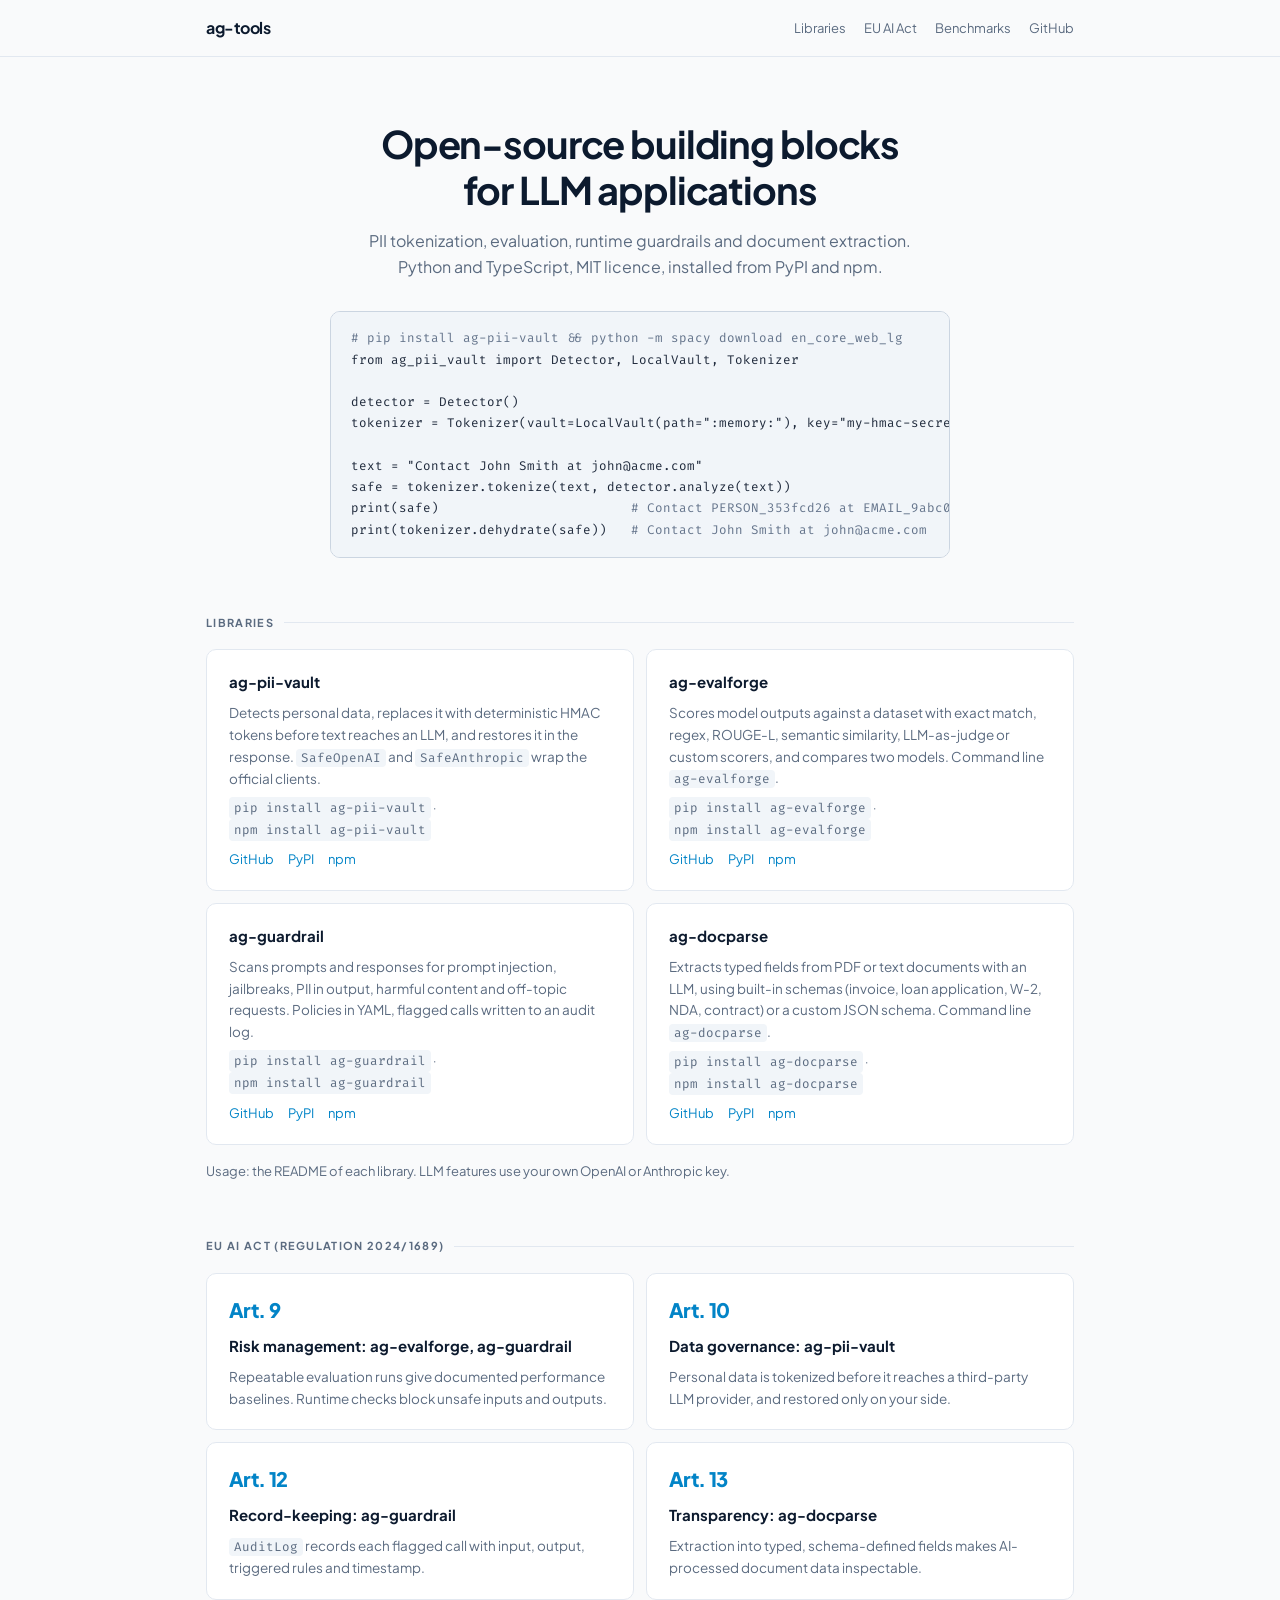
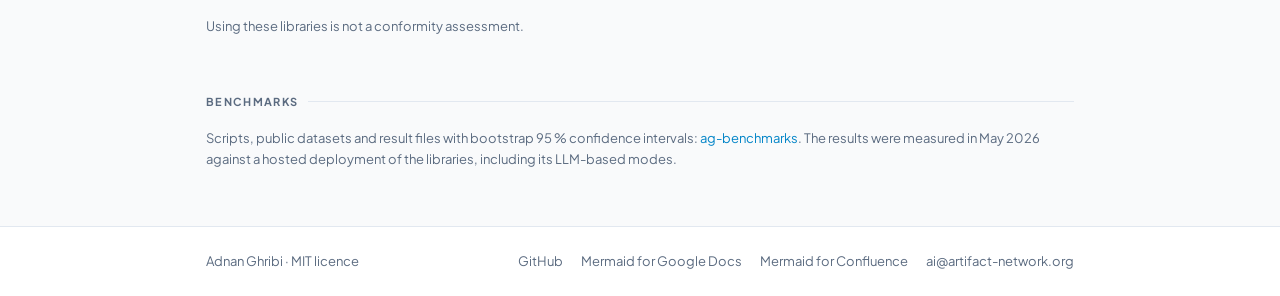
<file: index.html>
<!DOCTYPE html>
<html lang="en">
<head>
  <meta charset="UTF-8" />
  <meta name="viewport" content="width=device-width, initial-scale=1.0" />
  <title>ag-tools</title>
  <meta name="description" content="Open-source Python and TypeScript libraries for LLM applications: PII tokenization, evaluation, runtime guardrails and document extraction. MIT licence." />
  <link rel="preconnect" href="https://fonts.googleapis.com" />
  <link rel="preconnect" href="https://fonts.gstatic.com" crossorigin />
  <link href="https://fonts.googleapis.com/css2?family=Plus+Jakarta+Sans:wght@400;600;700;800&family=Fira+Code:wght@400;500&display=swap" rel="stylesheet" />
  <link rel="stylesheet" href="style.css" />
</head>
<body>

<header class="navbar">
  <div class="container navbar-inner">
    <a class="logo" href="./">ag-tools</a>
    <nav class="nav-links">
      <a href="#libraries">Libraries</a>
      <a href="#eu-ai-act">EU AI Act</a>
      <a href="#benchmarks">Benchmarks</a>
      <a href="https://github.com/aghribi?tab=repositories&amp;q=ag-">GitHub</a>
    </nav>
  </div>
</header>

<main class="container">

  <section class="hero">
    <h1>Open-source building blocks<br />for LLM applications</h1>
    <p class="hero-sub">PII tokenization, evaluation, runtime guardrails and document extraction. Python and TypeScript, MIT licence, installed from PyPI and npm.</p>
    <pre class="code"><span class="dim"># pip install ag-pii-vault &amp;&amp; python -m spacy download en_core_web_lg</span>
from ag_pii_vault import Detector, LocalVault, Tokenizer

detector = Detector()
tokenizer = Tokenizer(vault=LocalVault(path=":memory:"), key="my-hmac-secret")

text = "Contact John Smith at john@acme.com"
safe = tokenizer.tokenize(text, detector.analyze(text))
print(safe)                        <span class="dim"># Contact PERSON_353fcd26 at EMAIL_9abc0eb1</span>
print(tokenizer.dehydrate(safe))   <span class="dim"># Contact John Smith at john@acme.com</span></pre>
  </section>

  <section id="libraries">
    <p class="section-label">Libraries</p>
    <div class="grid">
      <div class="card">
        <h3>ag-pii-vault</h3>
        <p>Detects personal data, replaces it with deterministic HMAC tokens before text reaches an LLM, and restores it in the response. <code>SafeOpenAI</code> and <code>SafeAnthropic</code> wrap the official clients.</p>
        <p class="install"><code>pip install ag-pii-vault</code> · <code>npm install ag-pii-vault</code></p>
        <p class="links"><a href="https://github.com/aghribi/ag-pii-vault">GitHub</a><a href="https://pypi.org/project/ag-pii-vault/">PyPI</a><a href="https://www.npmjs.com/package/ag-pii-vault">npm</a></p>
      </div>
      <div class="card">
        <h3>ag-evalforge</h3>
        <p>Scores model outputs against a dataset with exact match, regex, ROUGE-L, semantic similarity, LLM-as-judge or custom scorers, and compares two models. Command line <code>ag-evalforge</code>.</p>
        <p class="install"><code>pip install ag-evalforge</code> · <code>npm install ag-evalforge</code></p>
        <p class="links"><a href="https://github.com/aghribi/ag-evalforge">GitHub</a><a href="https://pypi.org/project/ag-evalforge/">PyPI</a><a href="https://www.npmjs.com/package/ag-evalforge">npm</a></p>
      </div>
      <div class="card">
        <h3>ag-guardrail</h3>
        <p>Scans prompts and responses for prompt injection, jailbreaks, PII in output, harmful content and off-topic requests. Policies in YAML, flagged calls written to an audit log.</p>
        <p class="install"><code>pip install ag-guardrail</code> · <code>npm install ag-guardrail</code></p>
        <p class="links"><a href="https://github.com/aghribi/ag-guardrail">GitHub</a><a href="https://pypi.org/project/ag-guardrail/">PyPI</a><a href="https://www.npmjs.com/package/ag-guardrail">npm</a></p>
      </div>
      <div class="card">
        <h3>ag-docparse</h3>
        <p>Extracts typed fields from PDF or text documents with an LLM, using built-in schemas (invoice, loan application, W-2, NDA, contract) or a custom JSON schema. Command line <code>ag-docparse</code>.</p>
        <p class="install"><code>pip install ag-docparse</code> · <code>npm install ag-docparse</code></p>
        <p class="links"><a href="https://github.com/aghribi/ag-docparse">GitHub</a><a href="https://pypi.org/project/ag-docparse/">PyPI</a><a href="https://www.npmjs.com/package/ag-docparse">npm</a></p>
      </div>
    </div>
    <p class="note">Usage: the README of each library. LLM features use your own OpenAI or Anthropic key.</p>
  </section>

  <section id="eu-ai-act">
    <p class="section-label">EU AI Act (Regulation 2024/1689)</p>
    <div class="grid">
      <div class="card">
        <span class="art">Art. 9</span>
        <h3>Risk management: ag-evalforge, ag-guardrail</h3>
        <p>Repeatable evaluation runs give documented performance baselines. Runtime checks block unsafe inputs and outputs.</p>
      </div>
      <div class="card">
        <span class="art">Art. 10</span>
        <h3>Data governance: ag-pii-vault</h3>
        <p>Personal data is tokenized before it reaches a third-party LLM provider, and restored only on your side.</p>
      </div>
      <div class="card">
        <span class="art">Art. 12</span>
        <h3>Record-keeping: ag-guardrail</h3>
        <p><code>AuditLog</code> records each flagged call with input, output, triggered rules and timestamp.</p>
      </div>
      <div class="card">
        <span class="art">Art. 13</span>
        <h3>Transparency: ag-docparse</h3>
        <p>Extraction into typed, schema-defined fields makes AI-processed document data inspectable.</p>
      </div>
    </div>
    <p class="note">Using these libraries is not a conformity assessment.</p>
  </section>

  <section id="benchmarks">
    <p class="section-label">Benchmarks</p>
    <p class="note" style="margin-top:0">Scripts, public datasets and result files with bootstrap 95&nbsp;% confidence intervals: <a href="https://github.com/aghribi/ag-benchmarks">ag-benchmarks</a>. The results were measured in May 2026 against a hosted deployment of the libraries, including its LLM-based modes.</p>
  </section>

</main>

<footer>
  <div class="container footer-inner">
    <span>Adnan Ghribi · MIT licence</span>
    <div class="footer-links">
      <a href="https://github.com/aghribi?tab=repositories&amp;q=ag-">GitHub</a>
      <a href="apps/mermaid-docs/">Mermaid for Google Docs</a>
      <a href="apps/mermaid-confluence/">Mermaid for Confluence</a>
      <a href="mailto:ai@artifact-network.org">ai@artifact-network.org</a>
    </div>
  </div>
</footer>

</body>
</html>
</file>
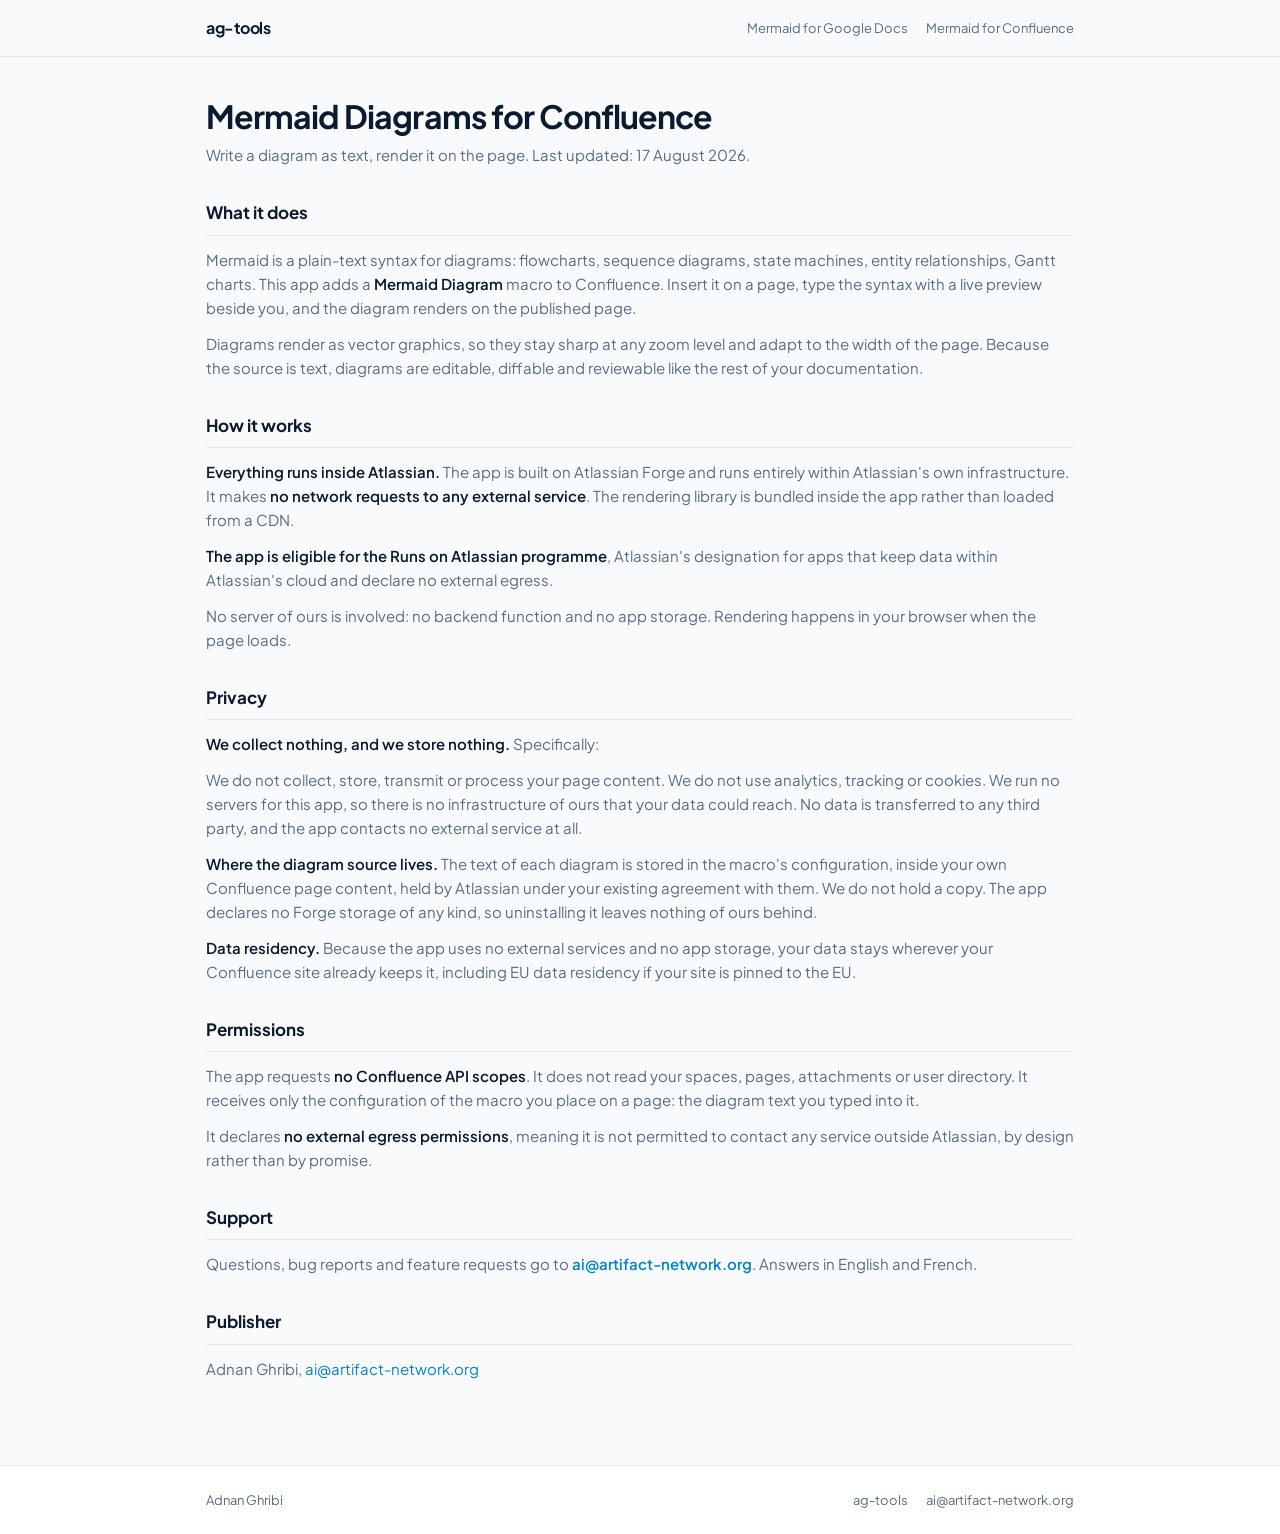
<file: apps/mermaid-confluence/index.html>
<!DOCTYPE html>
<html lang="en">
<head>
  <meta charset="UTF-8" />
  <meta name="viewport" content="width=device-width, initial-scale=1.0" />
  <title>Mermaid Diagrams for Confluence</title>
  <meta name="description" content="Mermaid Diagrams for Confluence: what it does, privacy and permissions." />
  <link rel="preconnect" href="https://fonts.googleapis.com" />
  <link rel="preconnect" href="https://fonts.gstatic.com" crossorigin />
  <link href="https://fonts.googleapis.com/css2?family=Plus+Jakarta+Sans:wght@400;600;700;800&family=Fira+Code:wght@400;500&display=swap" rel="stylesheet" />
  <link rel="stylesheet" href="../../style.css" />
</head>
<body>

<header class="navbar">
  <div class="container navbar-inner">
    <a class="logo" href="../../">ag-tools</a>
    <nav class="nav-links">
      <a href="../mermaid-docs/">Mermaid for Google Docs</a>
      <a href="../mermaid-confluence/">Mermaid for Confluence</a>
    </nav>
  </div>
</header>

<main class="container page">
    <h1>Mermaid Diagrams for Confluence</h1>
    <p class="lead">Write a diagram as text, render it on the page. Last updated: 17 August 2026.</p>

    <section id="overview">
      <h2>What it does</h2>
      <p>
        Mermaid is a plain-text syntax for diagrams: flowcharts, sequence diagrams, state machines,
        entity relationships, Gantt charts. This app adds a <strong>Mermaid Diagram</strong> macro to
        Confluence. Insert it on a page, type the syntax with a live preview beside you, and the diagram
        renders on the published page.
      </p>
      <p>
        Diagrams render as vector graphics, so they stay sharp at any zoom level and adapt to the width
        of the page. Because the source is text, diagrams are editable, diffable and reviewable like the
        rest of your documentation.
      </p>
    </section>

    <section id="how">
      <h2>How it works</h2>
      <p>
        <strong>Everything runs inside Atlassian.</strong> The app is built on Atlassian Forge and runs
        entirely within Atlassian's own infrastructure. It makes <strong>no network requests to any
        external service</strong>. The rendering library is bundled inside the app rather than loaded
        from a CDN.
      </p>
      <p>
        <strong>The app is eligible for the Runs on Atlassian programme</strong>, Atlassian's designation
        for apps that keep data within Atlassian's cloud and declare no external egress.
      </p>
      <p>
        No server of ours is involved: no backend function and no app storage. Rendering happens
        in your browser when the page loads.
      </p>
    </section>

    <section id="privacy">
      <h2>Privacy</h2>
      <p><strong>We collect nothing, and we store nothing.</strong> Specifically:</p>
      <p>
        We do not collect, store, transmit or process your page content. We do not use analytics,
        tracking or cookies. We run no servers for this app, so there is no infrastructure of ours that
        your data could reach. No data is transferred to any third party, and the app contacts no
        external service at all.
      </p>
      <p>
        <strong>Where the diagram source lives.</strong> The text of each diagram is stored in the macro's
        configuration, inside your own Confluence page content, held by Atlassian under your
        existing agreement with them. We do not hold a copy. The app declares no Forge storage of any
        kind, so uninstalling it leaves nothing of ours behind.
      </p>
      <p>
        <strong>Data residency.</strong> Because the app uses no external services and no app storage,
        your data stays wherever your Confluence site already keeps it, including EU data residency if
        your site is pinned to the EU.
      </p>
    </section>

    <section id="permissions">
      <h2>Permissions</h2>
      <p>
        The app requests <strong>no Confluence API scopes</strong>. It does not read your spaces, pages,
        attachments or user directory. It receives only the configuration of the macro you place on a
        page: the diagram text you typed into it.
      </p>
      <p>
        It declares <strong>no external egress permissions</strong>, meaning it is not permitted to
        contact any service outside Atlassian, by design rather than by promise.
      </p>
    </section>

    <section id="support">
      <h2>Support</h2>
      <p>
        Questions, bug reports and feature requests go to
        <strong><a href="mailto:ai@artifact-network.org">ai@artifact-network.org</a></strong>.
        Answers in English and French.
      </p>
    </section>
  
  <section id="publisher">
    <h2>Publisher</h2>
    <p>Adnan Ghribi, <a href="mailto:ai@artifact-network.org">ai@artifact-network.org</a></p>
  </section>
</main>

<footer>
  <div class="container footer-inner">
    <span>Adnan Ghribi</span>
    <div class="footer-links">
      <a href="../../">ag-tools</a>
      <a href="mailto:ai@artifact-network.org">ai@artifact-network.org</a>
    </div>
  </div>
</footer>

</body>
</html>
</file>
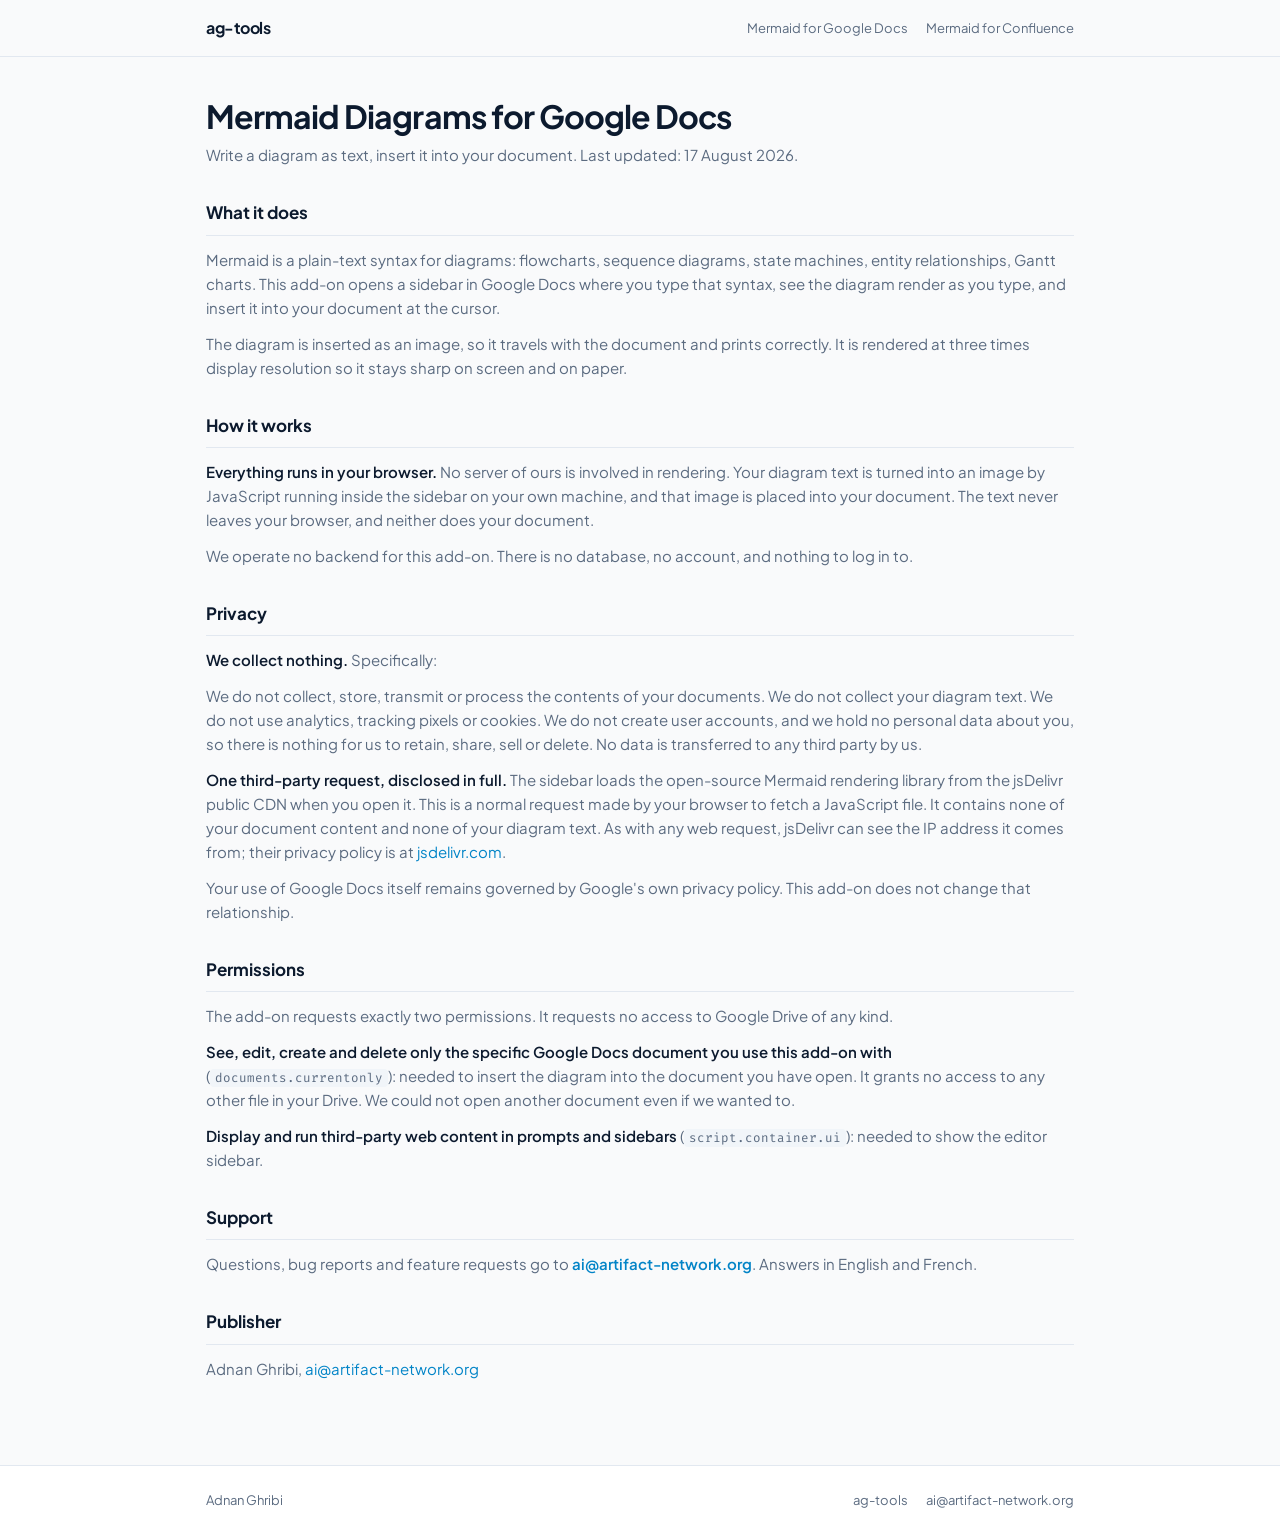
<file: apps/mermaid-docs/index.html>
<!DOCTYPE html>
<html lang="en">
<head>
  <meta charset="UTF-8" />
  <meta name="viewport" content="width=device-width, initial-scale=1.0" />
  <title>Mermaid Diagrams for Google Docs</title>
  <meta name="description" content="Mermaid Diagrams for Google Docs: what it does, privacy and permissions." />
  <link rel="preconnect" href="https://fonts.googleapis.com" />
  <link rel="preconnect" href="https://fonts.gstatic.com" crossorigin />
  <link href="https://fonts.googleapis.com/css2?family=Plus+Jakarta+Sans:wght@400;600;700;800&family=Fira+Code:wght@400;500&display=swap" rel="stylesheet" />
  <link rel="stylesheet" href="../../style.css" />
</head>
<body>

<header class="navbar">
  <div class="container navbar-inner">
    <a class="logo" href="../../">ag-tools</a>
    <nav class="nav-links">
      <a href="../mermaid-docs/">Mermaid for Google Docs</a>
      <a href="../mermaid-confluence/">Mermaid for Confluence</a>
    </nav>
  </div>
</header>

<main class="container page">
    <h1>Mermaid Diagrams for Google Docs</h1>
    <p class="lead">Write a diagram as text, insert it into your document. Last updated: 17 August 2026.</p>

    <section id="overview">
      <h2>What it does</h2>
      <p>
        Mermaid is a plain-text syntax for diagrams: flowcharts, sequence diagrams, state machines,
        entity relationships, Gantt charts. This add-on opens a sidebar in Google Docs where you type
        that syntax, see the diagram render as you type, and insert it into your document at the cursor.
      </p>
      <p>
        The diagram is inserted as an image, so it travels with the document and prints correctly.
        It is rendered at three times display resolution so it stays sharp on screen and on paper.
      </p>
    </section>

    <section id="how">
      <h2>How it works</h2>
      <p>
        <strong>Everything runs in your browser.</strong> No server of ours is involved in
        rendering. Your diagram text is turned into an image by JavaScript running inside the sidebar
        on your own machine, and that image is placed into your document. The text never leaves your
        browser, and neither does your document.
      </p>
      <p>
        We operate no backend for this add-on. There is no database, no account, and nothing to log in to.
      </p>
    </section>

    <section id="privacy">
      <h2>Privacy</h2>
      <p><strong>We collect nothing.</strong> Specifically:</p>
      <p>
        We do not collect, store, transmit or process the contents of your documents. We do not collect
        your diagram text. We do not use analytics, tracking pixels or cookies. We do not create user
        accounts, and we hold no personal data about you, so there is nothing for us to retain, share,
        sell or delete. No data is transferred to any third party by us.
      </p>
      <p>
        <strong>One third-party request, disclosed in full.</strong> The sidebar loads the open-source
        Mermaid rendering library from the jsDelivr public CDN when you open it. This is a normal request
        made by your browser to fetch a JavaScript file. It contains none of your document content and
        none of your diagram text. As with any web request, jsDelivr can see the IP address it comes from;
        their privacy policy is at
        <a href="https://www.jsdelivr.com/terms/privacy-policy-jsdelivr-net" target="_blank" rel="noopener">jsdelivr.com</a>.
      </p>
      <p>
        Your use of Google Docs itself remains governed by Google's own privacy policy. This add-on does
        not change that relationship.
      </p>
    </section>

    <section id="permissions">
      <h2>Permissions</h2>
      <p>
        The add-on requests exactly two permissions. It requests no access to Google Drive of any kind.
      </p>
      <p>
        <strong>See, edit, create and delete only the specific Google Docs document you use this add-on
        with</strong> (<code>documents.currentonly</code>): needed to insert the diagram into the
        document you have open. It grants no access to any other file in your Drive. We could not open
        another document even if we wanted to.
      </p>
      <p>
        <strong>Display and run third-party web content in prompts and sidebars</strong>
        (<code>script.container.ui</code>): needed to show the editor sidebar.
      </p>
    </section>

    <section id="support">
      <h2>Support</h2>
      <p>
        Questions, bug reports and feature requests go to
        <strong><a href="mailto:ai@artifact-network.org">ai@artifact-network.org</a></strong>.
        Answers in English and French.
      </p>
    </section>
  
  <section id="publisher">
    <h2>Publisher</h2>
    <p>Adnan Ghribi, <a href="mailto:ai@artifact-network.org">ai@artifact-network.org</a></p>
  </section>
</main>

<footer>
  <div class="container footer-inner">
    <span>Adnan Ghribi</span>
    <div class="footer-links">
      <a href="../../">ag-tools</a>
      <a href="mailto:ai@artifact-network.org">ai@artifact-network.org</a>
    </div>
  </div>
</footer>

</body>
</html>
</file>
<file: style.css>
*, *::before, *::after { box-sizing: border-box; margin: 0; padding: 0; }

:root {
  --bg: #f9fafb;
  --surface: #ffffff;
  --border: #e2e8f0;
  --border-hover: #7dd3fc;
  --text: #0c1a2e;
  --muted: #5b6b80;
  --accent: #0284c7;
  --accent-dim: rgba(14, 165, 233, 0.10);
  --accent-border: rgba(14, 165, 233, 0.25);
  --nav-bg: rgba(249, 250, 251, 0.92);
  --code-bg: #f1f5f9;
  --code-border: #cbd5e1;
  --code-text: #1e293b;
  --code-dim: #64748b;
  --radius: 10px;
  --font: 'Plus Jakarta Sans', -apple-system, BlinkMacSystemFont, "Segoe UI", Helvetica, Arial, sans-serif;
  --font-mono: 'Fira Code', 'SF Mono', Menlo, monospace;
}

@media (prefers-color-scheme: dark) {
  :root {
    --bg: #030712;
    --surface: #050d1a;
    --border: #13263a;
    --border-hover: #1e3a5f;
    --text: #f0f9ff;
    --muted: #8a9bb0;
    --accent: #38bdf8;
    --nav-bg: rgba(3, 7, 18, 0.92);
    --code-bg: #050d1a;
    --code-border: #13263a;
    --code-text: #bae6fd;
    --code-dim: #64748b;
  }
}

html { scroll-behavior: smooth; }
body {
  background: var(--bg); color: var(--text); font-family: var(--font);
  font-size: 15px; line-height: 1.6; min-height: 100vh;
  display: flex; flex-direction: column; -webkit-font-smoothing: antialiased;
}
a { color: var(--accent); text-decoration: none; }
a:hover { text-decoration: underline; }
code, pre { font-family: var(--font-mono); }
code { font-size: 12.5px; background: var(--code-bg); padding: 1px 5px; border-radius: 4px; }

.container { width: 100%; max-width: 900px; margin: 0 auto; padding: 0 16px; }

.navbar {
  position: sticky; top: 0; z-index: 50; background: var(--nav-bg);
  backdrop-filter: blur(12px); -webkit-backdrop-filter: blur(12px);
  border-bottom: 1px solid var(--border);
}
.navbar-inner { display: flex; align-items: center; justify-content: space-between; height: 56px; gap: 16px; }
.logo { white-space: nowrap; font-size: 16px; font-weight: 700; letter-spacing: -0.03em; color: var(--text); }
.logo:hover { text-decoration: none; }
.nav-links { display: flex; gap: 18px; flex-wrap: wrap; justify-content: flex-end; }
.nav-links a { font-size: 13px; color: var(--muted); }
.nav-links a:hover { color: var(--text); text-decoration: none; }

.hero { padding: 64px 0 56px; text-align: center; }
h1 { font-size: clamp(26px, 5vw, 38px); font-weight: 700; letter-spacing: -0.03em; line-height: 1.2; margin-bottom: 16px; }
.hero-sub { font-size: 16px; color: var(--muted); max-width: 580px; margin: 0 auto 32px; }

pre.code {
  background: var(--code-bg); border: 1px solid var(--code-border); border-radius: var(--radius);
  padding: 16px 20px; text-align: left; font-size: 12.5px; line-height: 1.7;
  color: var(--code-text); overflow-x: auto; max-width: 620px; margin: 0 auto;
}
pre.code .dim { color: var(--code-dim); }

section { padding-bottom: 56px; }
.section-label {
  font-size: 11px; font-weight: 700; letter-spacing: 0.12em; text-transform: uppercase;
  color: var(--muted); margin-bottom: 18px; display: flex; align-items: center; gap: 10px;
}
.section-label::after { content: ""; flex: 1; height: 1px; background: var(--border); }

.grid { display: grid; grid-template-columns: repeat(2, 1fr); gap: 12px; }
.card {
  background: var(--surface); border: 1px solid var(--border); border-radius: var(--radius);
  padding: 20px 22px; display: flex; flex-direction: column; gap: 8px;
}
.card h3 { font-size: 15px; font-weight: 700; }
.card p { font-size: 13.5px; color: var(--muted); }
.card .install { font-size: 12px; }
.card .install code { display: inline-block; }
.card .links { font-size: 13px; display: flex; gap: 14px; margin-top: auto; }
.card .art { font-size: 20px; font-weight: 800; color: var(--accent); letter-spacing: -0.03em; }
.note { font-size: 13px; color: var(--muted); margin-top: 16px; }

footer { margin-top: auto; border-top: 1px solid var(--border); padding: 24px 0; background: var(--surface); }
.footer-inner { display: flex; justify-content: space-between; flex-wrap: wrap; gap: 12px; font-size: 13px; color: var(--muted); }
.footer-links { display: flex; gap: 18px; flex-wrap: wrap; }
.footer-links a { color: var(--muted); }

/* App info pages */
.page { padding-top: 40px; padding-bottom: 72px; }
.page section { padding-bottom: 0; }
.page h1 { font-size: clamp(24px, 4vw, 32px); margin-bottom: 8px; }
.lead { color: var(--muted); margin-bottom: 32px; }
.page h2 { font-size: 17px; font-weight: 700; margin: 32px 0 12px; padding-bottom: 8px; border-bottom: 1px solid var(--border); }
.page p { color: var(--muted); margin-bottom: 12px; }
.page p strong { color: var(--text); font-weight: 600; }

@media (max-width: 640px) {
  .grid { grid-template-columns: 1fr; }
  .hero { padding: 40px 0 40px; }
  .nav-links { gap: 12px; }
  .nav-links a { font-size: 12px; }
}
</file>
